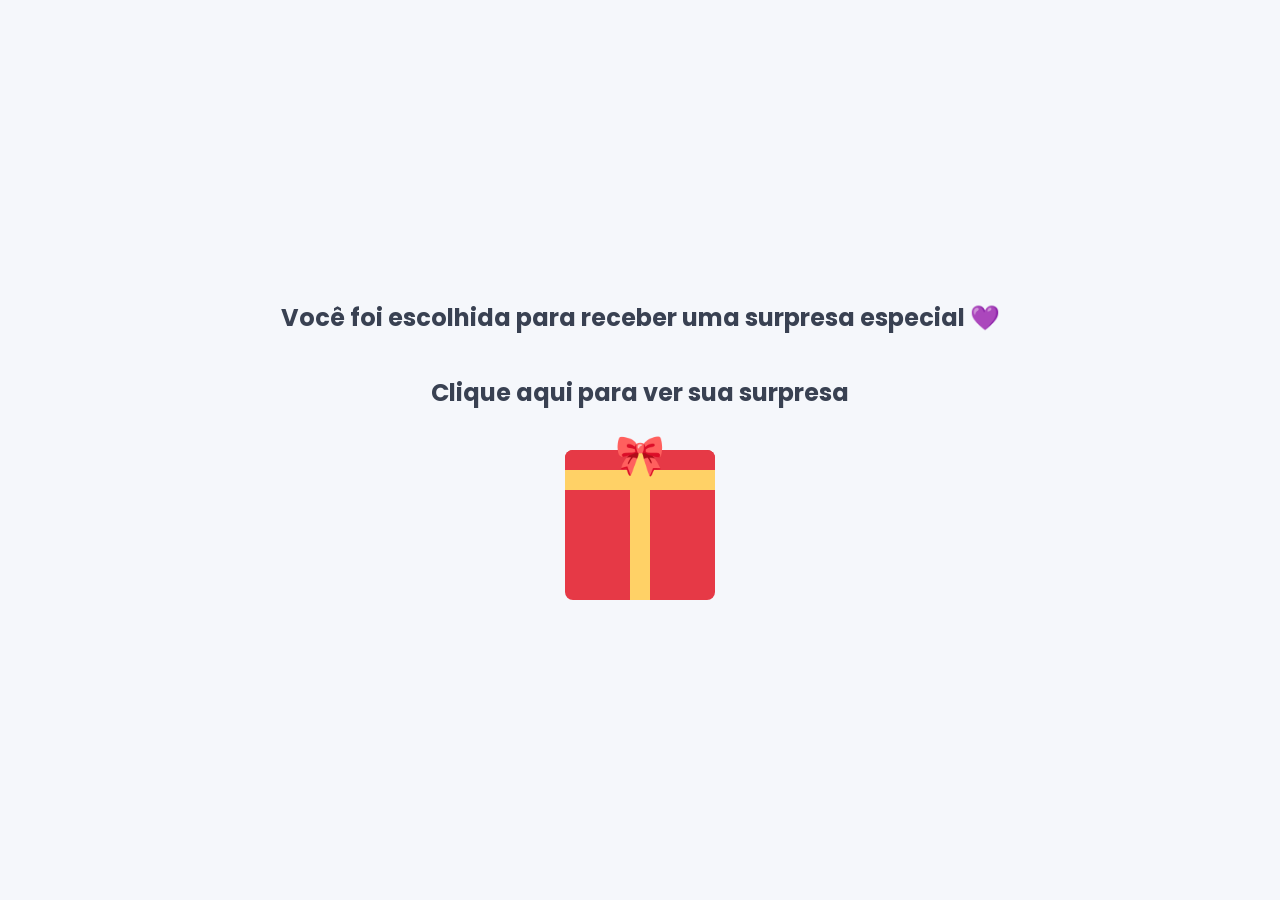
<file: index.html>
<!DOCTYPE html>
<html lang="pt-BR">
<head>
<meta charset="UTF-8">
<meta name="viewport" content="width=device-width, initial-scale=1.0">

<title>Surpresa 💜</title>

<link href="https://fonts.googleapis.com/css2?family=Poppins:wght@300;400;500&display=swap" rel="stylesheet">

<style>

*{
margin:0;
padding:0;
box-sizing:border-box;
font-family:'Poppins',sans-serif;
}

body{
height:100vh;
display:flex;
flex-direction:column;
justify-content:center;
align-items:center;
background:#f5f7fb;
overflow:hidden;
opacity:0;
transition: opacity 0.5s ease;
}

/* TEXTO */

.mensagem-surpresa{
font-size:24px;
margin-bottom:40px;
color:#394152;
text-align:center;
animation:fadeIn 1s ease forwards;
}

@keyframes fadeIn{
from{opacity:0; transform:translateY(20px);}
to{opacity:1; transform:translateY(0);}
}

/* CAIXA */

.gift-box{
position:relative;
width:150px;
height:150px;
cursor:pointer;
}

/* BASE */

.box{
width:100%;
height:100%;
background:#e63946;
border-radius:8px;
position:absolute;
bottom:0;
}

/* TAMPA */

.lid{
width:100%;
height:40px;
background:#d62828;
position:absolute;
top:0;
left:0;
border-radius:8px 8px 0 0;
transform-origin:bottom;
transition:0.6s ease;
}

/* FITAS */

.ribbon-vertical{
position:absolute;
width:20px;
height:100%;
background:#ffd166;
left:50%;
transform:translateX(-50%);
}

.ribbon-horizontal{
position:absolute;
height:20px;
width:100%;
background:#ffd166;
top:20px;
}

/* LAÇO */

.bow{
position:absolute;
top:-25px;
left:50%;
transform:translateX(-50%);
font-size:40px;
}

/* ANIMAÇÃO ABRIR */

.gift-box.open .lid{
transform:rotateX(120deg);
}

/* TREMER */

.gift-box.shake{
animation:shake 0.5s;
}

@keyframes shake{
0%{transform:translateX(0);}
25%{transform:translateX(-5px);}
50%{transform:translateX(5px);}
75%{transform:translateX(-5px);}
100%{transform:translateX(0);}
}

/* BRILHO */

.glow{
position:absolute;
top:50%;
left:50%;
width:10px;
height:10px;
background:rgba(255,255,200,0.9);
border-radius:50%;
transform:translate(-50%,-50%);
opacity:0;
}

.gift-box.open .glow{
animation:glowUp 0.8s forwards;
}

@keyframes glowUp{
0%{transform:translate(-50%,-50%) scale(1); opacity:0;}
50%{opacity:1;}
100%{transform:translate(-50%,-200px) scale(8); opacity:0;}
}

/* CONFETES */

.confetti{
position:absolute;
width:8px;
height:8px;
background:red;
top:50%;
left:50%;
opacity:0;
}

.gift-box.open .confetti{
animation:confetti 1s forwards;
}

.confetti:nth-child(1){background:#ff4d6d;}
.confetti:nth-child(2){background:#ffd166;}
.confetti:nth-child(3){background:#06d6a0;}
.confetti:nth-child(4){background:#118ab2;}

@keyframes confetti{
0%{
transform:translate(-50%,-50%);
opacity:1;
}
100%{
transform:translate(calc(-50% + var(--x)), calc(-50% + var(--y)));
opacity:0;
}
}

</style>

</head>

<body>

<h1 class="mensagem-surpresa">
Você foi escolhida para receber uma surpresa especial 💜
</h1>
<h3 class="mensagem-surpresa">Clique aqui para ver sua surpresa</h3>

<div class="gift-box" onclick="abrirPresente()">

<div class="lid"></div>

<div class="box">
<div class="ribbon-vertical"></div>
<div class="ribbon-horizontal"></div>
</div>

<div class="bow">🎀</div>

<div class="glow"></div>

<div class="confetti" style="--x:100px; --y:-150px;"></div>
<div class="confetti" style="--x:-120px; --y:-130px;"></div>
<div class="confetti" style="--x:80px; --y:-180px;"></div>
<div class="confetti" style="--x:-90px; --y:-160px;"></div>

</div>

<!-- SOM -->
<audio id="som" src="https://www.soundjay.com/buttons/sounds/button-09.mp3"></audio>

<script>

    document.body.style.opacity = "0";

function abrirPresente(){

const box = document.querySelector('.gift-box');
const som = document.getElementById('som');

box.classList.add('shake');

setTimeout(()=>{

box.classList.remove('shake');
box.classList.add('open');

som.play();

/* FADE OUT */
document.body.style.opacity = "0";

setTimeout(()=>{
window.location.href = "home.html";
}, 500);

},500);

}

</script>
<script>

    window.onload = () => {
document.body.style.opacity = "1";
};

window.addEventListener("pageshow", function () {

document.body.style.opacity = "1";

/* remove estados da animação */
const box = document.querySelector('.gift-box');

if(box){
box.classList.remove('open');
box.classList.remove('shake');
}

});
</script>


</body>
</html>
</file>
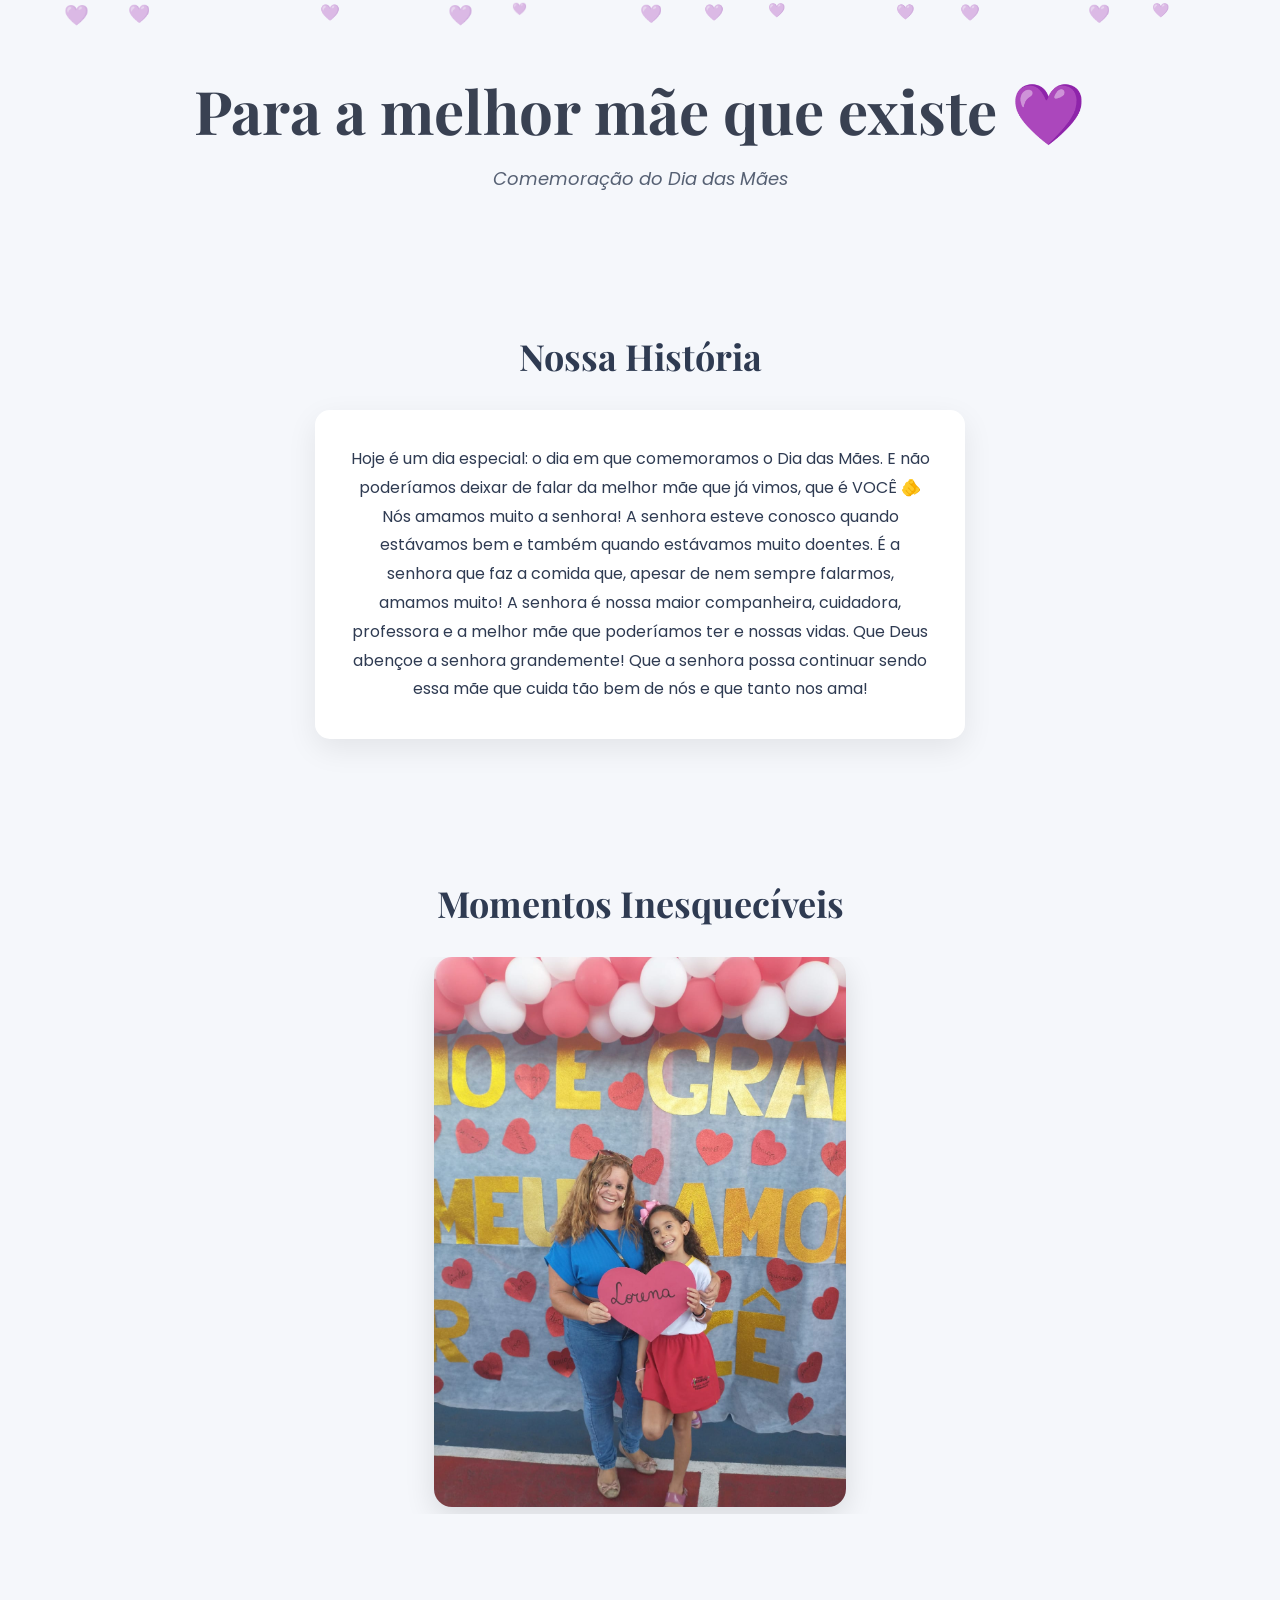
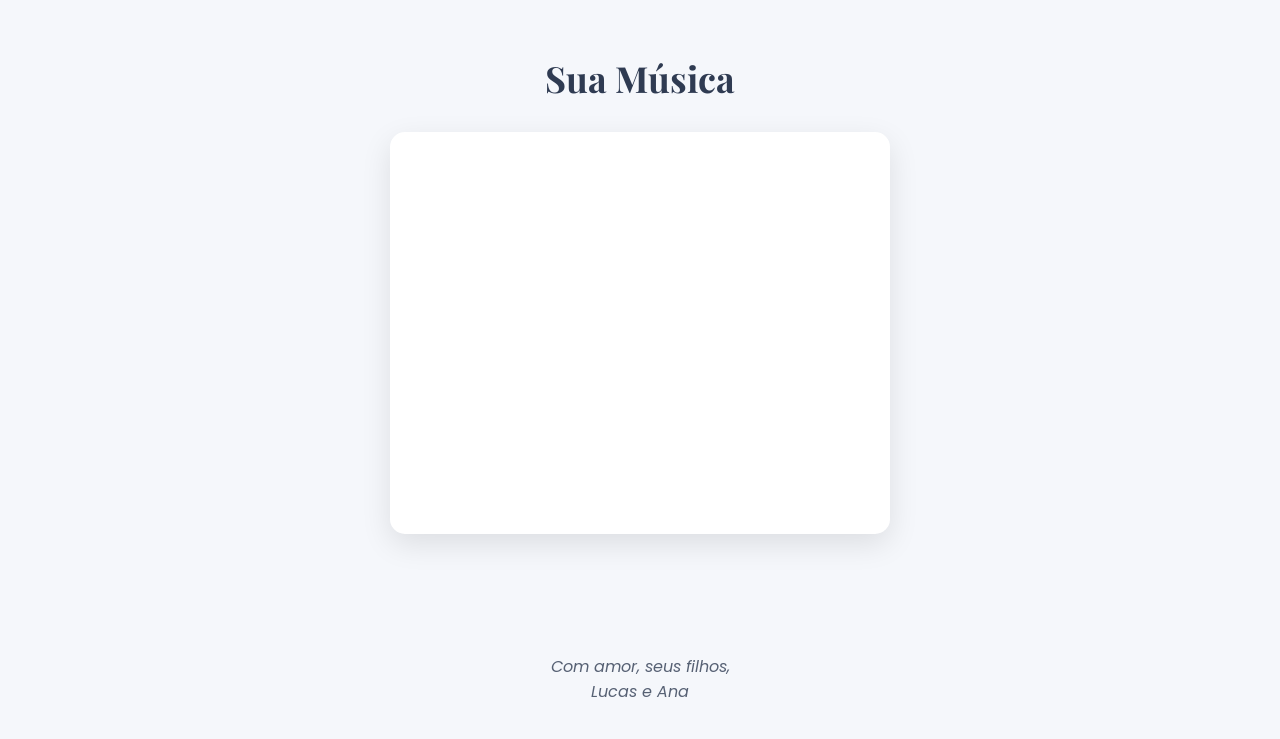
<file: home.html>
<!DOCTYPE html>
<html lang="pt-BR">
<head>
<meta charset="UTF-8">
<meta name="viewport" content="width=device-width, initial-scale=1.0">
<title>Feliz Dia das Mães</title>
<link rel="preconnect" href="https://fonts.googleapis.com">
<link rel="preconnect" href="https://fonts.gstatic.com" crossorigin>
<link href="https://fonts.googleapis.com/css2?family=Poppins:wght@300;400;500&family=Playfair+Display:wght@500;600&display=swap" rel="stylesheet">
<link rel="stylesheet" href="https://cdn.jsdelivr.net/npm/swiper@11/swiper-bundle.min.css"/>
<link rel="stylesheet" href="style.css">

</head>

<body>

    <div class="heart-container">
<span>💜</span>
<span>💜</span>
<span>💜</span>
<span>💜</span>
<span>💜</span>
<span>💜</span>
<span>💜</span>
<span>💜</span>
<span>💜</span>
<span>💜</span>
<span>💜</span>
<span>💜</span>
</div>

<section class="container hero">

<h1>Para a melhor mãe que existe 💜</h1>

<p>Comemoração do Dia das Mães</p>

</section>


<section class="container">

<h2 class="section-title">Nossa História</h2>

<div class="historia-card">

Hoje é um dia especial: o dia em que comemoramos o Dia das Mães. E não poderíamos deixar de falar da melhor mãe que já vimos, que é VOCÊ 🫵
Nós amamos muito a senhora! A senhora esteve conosco quando estávamos bem e também quando estávamos muito doentes. É a senhora que faz a comida que, apesar de nem sempre falarmos, amamos muito!
A senhora é nossa maior companheira, cuidadora, professora e a melhor mãe que poderíamos ter e nossas vidas.
Que Deus abençoe a senhora grandemente! Que a senhora possa continuar sendo essa mãe que cuida tão bem de nós e que tanto nos ama!

</div>

</section>


<section class="container">

<h2 class="section-title">Momentos Inesquecíveis</h2>

<div class="swiper">

<div class="swiper-wrapper">

<div class="swiper-slide">
<img src="img/foto1.jpeg">
</div>

<div class="swiper-slide">
<img src="img/foto2.jpeg">
</div>

<div class="swiper-slide">
<img src="img/foto3.jpeg">
</div>

<div class="swiper-slide">
<img src="img/foto4.jpeg">
</div>

<div class="swiper-slide">
<img src="img/foto5.jpeg">
</div>

<div class="swiper-slide">
<img src="img/foto6.jpeg">
</div>

<div class="swiper-slide">
<img src="img/foto7.jpeg">
</div>

<div class="swiper-slide">
<img src="img/foto8.jpeg">
</div>

<div class="swiper-slide">
<img src="img/foto9.jpeg">
</div>

<div class="swiper-slide">
<img src="img/foto10.jpeg">
</div>

</div>

</div>

</section>


<section class="container">

<h2 class="section-title">Sua Música</h2>

<div class="music-card">

<iframe data-testid="embed-iframe" style="border-radius:12px" src="https://open.spotify.com/embed/track/4aXRU1cAUFqQ8NJVWZFw5L?utm_source=generator" width="100%" height="352" frameBorder="0" allowfullscreen="" allow="autoplay; clipboard-write; encrypted-media; fullscreen; picture-in-picture" loading="lazy"></iframe>

</div>

</section>

<footer>

Com amor, seus filhos, <br> Lucas e Ana

</footer>


<script src="https://cdn.jsdelivr.net/npm/swiper@11/swiper-bundle.min.js"></script>

<script>

new Swiper('.swiper',{

loop:true,

autoplay:{
delay:2000,
disableOnInteraction:false
}

});
</script>
<script>
window.onload = () => {
document.body.style.opacity = "1";
};
</script>

</body>
</html>
</file>
<file: style.css>
*{
margin:0;
padding:0;
box-sizing:border-box;
}

body{

font-family:'Poppins',sans-serif;
background:#f5f7fb;
color:#2f3b52;
overflow-x:hidden;
opacity:0;
transition: opacity 0.8s ease;

}

/* CONTAINER */

.container{

width:90%;
max-width:1000px;
margin:auto;
padding:70px 0;
text-align:center;

}

/* HERO */

.hero h1{

font-family:'Playfair Display',serif;
font-size:60px;
color:#394152;

}

.hero p{

margin-top:15px;
font-size:18px;
font-style:italic;
opacity:.8;

}

/* TITULOS */

.section-title{

font-family:'Playfair Display',serif;
font-size:36px;
margin-bottom:30px;

}

.section-title span{

color:#5b8ee4;

}

/* CARD HISTÓRIA */

.historia-card{

background:white;

padding:35px;

max-width:650px;

margin:auto;

border-radius:15px;

box-shadow:0 10px 30px rgba(0,0,0,0.08);

line-height:1.8;

}

/* SWIPER */

.swiper{

max-width:600px;
margin:auto;

}

.swiper-slide img{

height: 550px;
border-radius:18px;

box-shadow:0 10px 30px rgba(0,0,0,0.12);

}

/* CARD MUSICA */

.music-card{

margin:30px auto;

background:white;

max-width:500px;

padding:25px;

border-radius:15px;

box-shadow:0 10px 30px rgba(0,0,0,0.1);

display:flex;

align-items:center;

gap:20px;

}


/* FOOTER */

footer{
text-align:center;
margin-top:20px;
margin-bottom: 35px;
font-style:italic;
opacity:.8;

}

/* CORAÇÕES CAINDO NO BACKGROUND */

.heart-container{
position:fixed;
top:0;
left:0;
width:100%;
height:100%;
pointer-events:none;
overflow:hidden;
z-index:-1;
}

.heart-container span{

position:absolute;
color:rgba(70,120,220,0.35);
font-size:22px;
animation:fall linear infinite;

}

/* posições diferentes */

.heart-container span:nth-child(1){
left:10%;
animation-duration:12s;
font-size:18px;
}

.heart-container span:nth-child(2){
left:25%;
animation-duration:15s;
font-size:16px;
}

.heart-container span:nth-child(3){
left:35%;
animation-duration:13s;
font-size:20px;
}

.heart-container span:nth-child(4){
left:55%;
animation-duration:17s;
font-size:16px;
}

.heart-container span:nth-child(5){
left:70%;
animation-duration:14s;
font-size:15px;
}

.heart-container span:nth-child(6){
left:85%;
animation-duration:16s;
font-size:18px;
}

.heart-container span:nth-child(7){
left:90%;
animation-duration:18s;
font-size:14px;
}

.heart-container span:nth-child(8){
left:40%;
animation-duration:15s;
font-size:12px;
}

.heart-container span:nth-child(9){
left:5%;
animation-duration:16s;
font-size:20px;
}

.heart-container span:nth-child(10){
left:50%;
animation-duration:14s;
font-size:18px;
}

.heart-container span:nth-child(11){
left:75%;
animation-duration:17s;
font-size:16px;
}

.heart-container span:nth-child(12){
left:60%;
animation-duration:19s;
font-size:14px;
}

/* ANIMAÇÃO */

@keyframes fall{

0%{
transform:translateY(-10vh);
opacity:0;
}

10%{
opacity:0.8;
}

100%{
transform:translateY(110vh);
opacity:0.3;
}

}

/* RESPONSIVO */

@media(max-width:768px){

.hero h1{
font-size:38px;
font-weight: 600;
}

.section-title{

font-size:25px;
font-weight: 500;

}

.music-card{

flex-direction:column;
text-align:center;

}

.music-info{

text-align:center;

}

.swiper-slide img {
    height: 450px;
}

}
</file>
